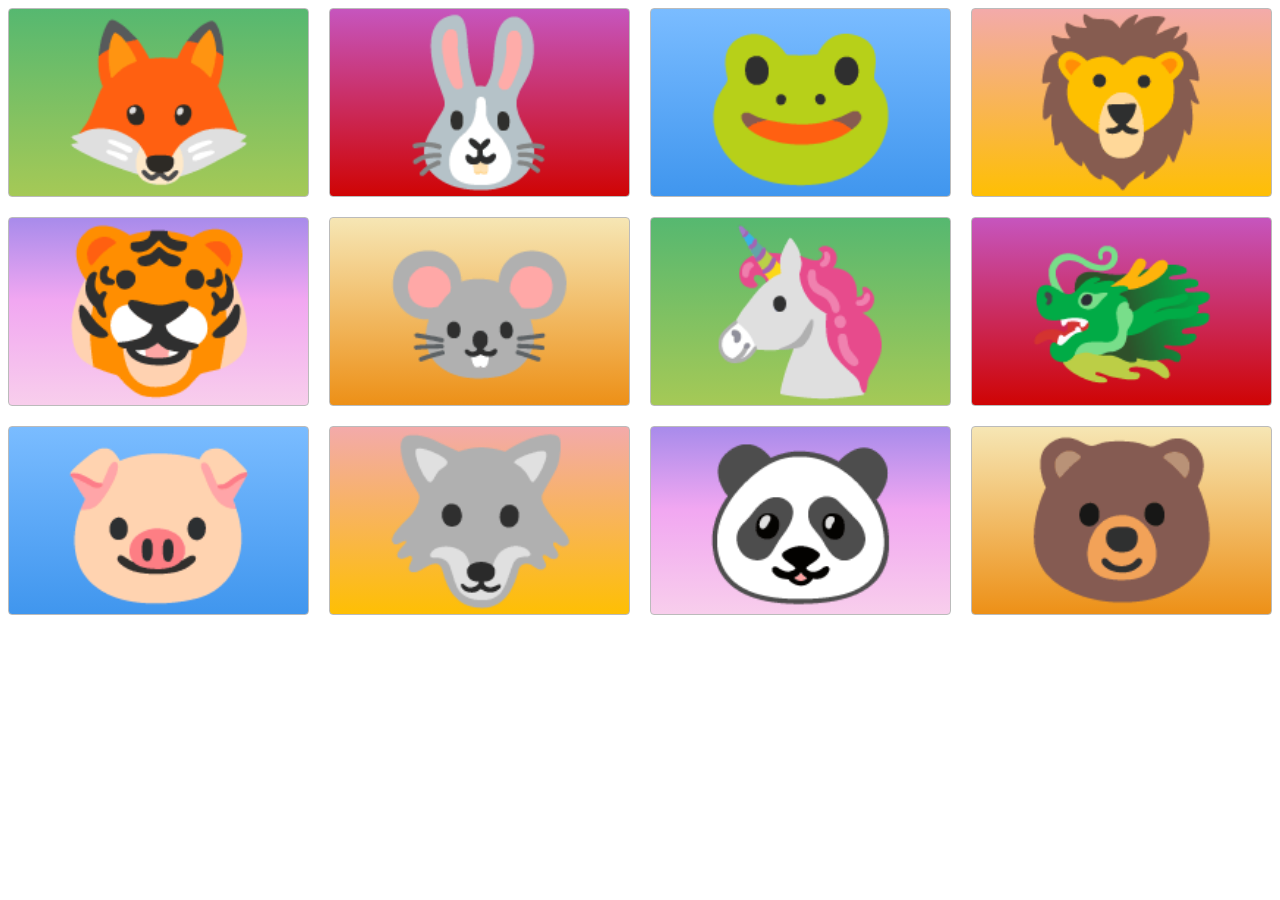
<file: CSS Grid and FlexBox/index.html>
<!DOCTYPE html>
<html>
  <head>
    <!-- the below meta tag is default in most modern browsers. however if you have an
  older browser, the emojis may not show up properly. In which case you need this meta
  tag. Read more here: https://teamtreehouse.com/community/meta-charsetutf8-what-does-this-mean-or-what-does-it-do-i-deleted-it-from-the-code-and-nothing-changed -->
    <meta charset="utf-8" />
    <title>Grid Master</title>
    <link rel="stylesheet" type="text/css" href="./style.css" />
  </head>
  <body>
    <div class="container">
      <div class="zone green">🦊</div>
      <div class="zone red">🐰</div>
      <div class="zone blue">🐸</div>
      <div class="zone yellow">🦁</div>
      <div class="zone purple">🐯</div>
      <div class="zone brown">🐭</div>
      <div class="zone green">🦄</div>
      <div class="zone red">🐲</div>
      <div class="zone blue">🐷</div>
      <div class="zone yellow">🐺</div>
      <div class="zone purple">🐼</div>
      <div class="zone brown">🐻</div>
    </div>
  </body>
</html>
</file>
<file: CSS Grid and FlexBox/style.css>
/* Grid Styles */
.container {
  display: grid;
  gap: 20px;
  grid-template-columns: 1fr 1fr 1fr 1fr;
}

/* Starter Styles */
.zone {
  cursor: pointer;
  /* display:block; */
  text-align: center;
  font-size: 10em;
  border-radius: 4px;
  border: 1px solid #bbb;
  transition: all 0.3s linear;
}

.zone:hover {
  -webkit-box-shadow: rgba(0, 0, 0, 0.8) 0px 5px 15px,
    inset rgba(0, 0, 0, 0.15) 0px -10px 20px;
  -moz-box-shadow: rgba(0, 0, 0, 0.8) 0px 5px 15px,
    inset rgba(0, 0, 0, 0.15) 0px -10px 20px;
  -o-box-shadow: rgba(0, 0, 0, 0.8) 0px 5px 15px,
    inset rgba(0, 0, 0, 0.15) 0px -10px 20px;
  box-shadow: rgba(0, 0, 0, 0.8) 0px 5px 15px,
    inset rgba(0, 0, 0, 0.15) 0px -10px 20px;
}

/*https://paulund.co.uk/how-to-create-shiny-css-buttons*/
/***********************************************************************
 *  Green Background
 **********************************************************************/
.green {
  background: #56b870; /* Old browsers */
  background: -moz-linear-gradient(top, #56b870 0%, #a5c956 100%); /* FF3.6+ */
  background: -webkit-gradient(
    linear,
    left top,
    left bottom,
    color-stop(0%, #56b870),
    color-stop(100%, #a5c956)
  ); /* Chrome,Safari4+ */
  background: -webkit-linear-gradient(
    top,
    #56b870 0%,
    #a5c956 100%
  ); /* Chrome10+,Safari5.1+ */
  background: -o-linear-gradient(
    top,
    #56b870 0%,
    #a5c956 100%
  ); /* Opera 11.10+ */
  background: -ms-linear-gradient(top, #56b870 0%, #a5c956 100%); /* IE10+ */
  background: linear-gradient(top, #56b870 0%, #a5c956 100%); /* W3C */
}

/***********************************************************************
 *  Red Background
 **********************************************************************/
.red {
  background: #c655be; /* Old browsers */
  background: -moz-linear-gradient(top, #c655be 0%, #cf0404 100%); /* FF3.6+ */
  background: -webkit-gradient(
    linear,
    left top,
    left bottom,
    color-stop(0%, #c655be),
    color-stop(100%, #cf0404)
  ); /* Chrome,Safari4+ */
  background: -webkit-linear-gradient(
    top,
    #c655be 0%,
    #cf0404 100%
  ); /* Chrome10+,Safari5.1+ */
  background: -o-linear-gradient(
    top,
    #c655be 0%,
    #cf0404 100%
  ); /* Opera 11.10+ */
  background: -ms-linear-gradient(top, #c655be 0%, #cf0404 100%); /* IE10+ */
  background: linear-gradient(top, #c655be 0%, #cf0404 100%); /* W3C */
}

/***********************************************************************
 *  Yellow Background
 **********************************************************************/
.yellow {
  background: #f3aaaa; /* Old browsers */
  background: -moz-linear-gradient(top, #f3aaaa 0%, #febf04 100%); /* FF3.6+ */
  background: -webkit-gradient(
    linear,
    left top,
    left bottom,
    color-stop(0%, #f3aaaa),
    color-stop(100%, #febf04)
  ); /* Chrome,Safari4+ */
  background: -webkit-linear-gradient(
    top,
    #f3aaaa 0%,
    #febf04 100%
  ); /* Chrome10+,Safari5.1+ */
  background: -o-linear-gradient(
    top,
    #f3aaaa 0%,
    #febf04 100%
  ); /* Opera 11.10+ */
  background: -ms-linear-gradient(top, #f3aaaa 0%, #febf04 100%); /* IE10+ */
  background: linear-gradient(top, #f3aaaa 0%, #febf04 100%); /* W3C */
}

/***********************************************************************
 *  Blue Background
 **********************************************************************/
.blue {
  background: #7abcff; /* Old browsers */
  background: -moz-linear-gradient(
    top,
    #7abcff 0%,
    #60abf8 44%,
    #4096ee 100%
  ); /* FF3.6+ */
  background: -webkit-gradient(
    linear,
    left top,
    left bottom,
    color-stop(0%, #7abcff),
    color-stop(44%, #60abf8),
    color-stop(100%, #4096ee)
  ); /* Chrome,Safari4+ */
  background: -webkit-linear-gradient(
    top,
    #7abcff 0%,
    #60abf8 44%,
    #4096ee 100%
  ); /* Chrome10+,Safari5.1+ */
  background: -o-linear-gradient(
    top,
    #7abcff 0%,
    #60abf8 44%,
    #4096ee 100%
  ); /* Opera 11.10+ */
  background: -ms-linear-gradient(
    top,
    #7abcff 0%,
    #60abf8 44%,
    #4096ee 100%
  ); /* IE10+ */
  background: linear-gradient(
    top,
    #7abcff 0%,
    #60abf8 44%,
    #4096ee 100%
  ); /* W3C */
}

/***********************************************************************
 *  Purple Background
 **********************************************************************/
.purple {
  background: #a88beb; /* Old browsers */
  background: -moz-linear-gradient(
    top,
    #a88beb 0%,
    #f1a7f1 44%,
    #f8ceec 100%
  ); /* FF3.6+ */
  background: -webkit-gradient(
    linear,
    left top,
    left bottom,
    color-stop(0%, #a88beb),
    color-stop(44%, #f1a7f1),
    color-stop(100%, #f8ceec)
  ); /* Chrome,Safari4+ */
  background: -webkit-linear-gradient(
    top,
    #a88beb 0%,
    #f1a7f1 44%,
    #f8ceec 100%
  ); /* Chrome10+,Safari5.1+ */
  background: -o-linear-gradient(
    top,
    #a88beb 0%,
    #f1a7f1 44%,
    #f8ceec 100%
  ); /* Opera 11.10+ */
  background: -ms-linear-gradient(
    top,
    #a88beb 0%,
    #f1a7f1 44%,
    #f8ceec 100%
  ); /* IE10+ */
  background: linear-gradient(
    top,
    #a88beb 0%,
    #f1a7f1 44%,
    #f8ceec 100%
  ); /* W3C */
}

/***********************************************************************
 *  Brown Background
 **********************************************************************/
.brown {
  background: #f6e6b4; /* Old browsers */
  background: -moz-linear-gradient(top, #f6e6b4 0%, #ed9017 100%); /* FF3.6+ */
  background: -webkit-gradient(
    linear,
    left top,
    left bottom,
    color-stop(0%, #f6e6b4),
    color-stop(100%, #ed9017)
  ); /* Chrome,Safari4+ */
  background: -webkit-linear-gradient(
    top,
    #f6e6b4 0%,
    #ed9017 100%
  ); /* Chrome10+,Safari5.1+ */
  background: -o-linear-gradient(
    top,
    #f6e6b4 0%,
    #ed9017 100%
  ); /* Opera 11.10+ */
  background: -ms-linear-gradient(top, #f6e6b4 0%, #ed9017 100%); /* IE10+ */
  background: linear-gradient(top, #f6e6b4 0%, #ed9017 100%); /* W3C */
  filter: progid:DXImageTransform.Microsoft.gradient( startColorstr='#f6e6b4', endColorstr='#ed9017',GradientType=0 ); /* IE6-9 */
}
</file>
